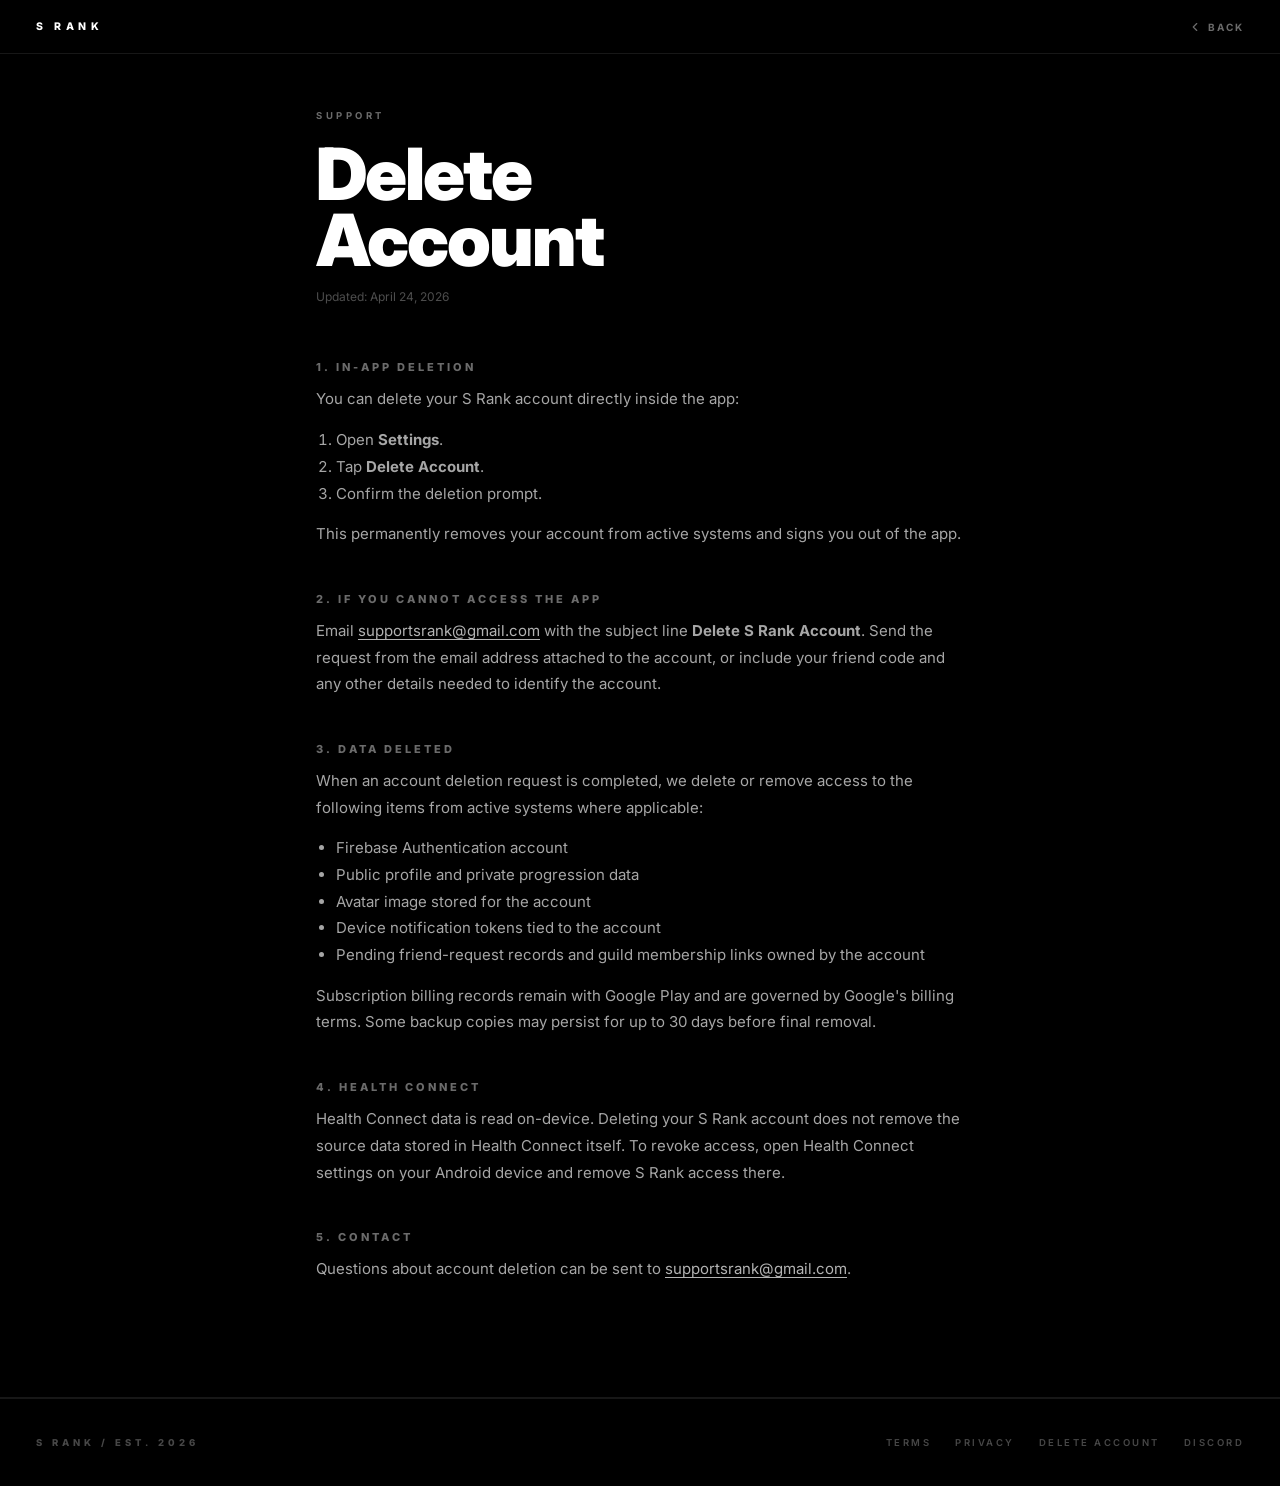
<file: delete-account.html>
<!DOCTYPE html>
<html lang="en">
<head>
<meta charset="UTF-8"/>
<meta name="viewport" content="width=device-width,initial-scale=1"/>
<title>Delete Account - S Rank</title>
<link rel="preconnect" href="https://fonts.googleapis.com"/>
<link rel="preconnect" href="https://fonts.gstatic.com" crossorigin/>
<link href="https://fonts.googleapis.com/css2?family=Inter:ital,wght@0,300;0,400;0,500;0,700;0,900&display=swap" rel="stylesheet"/>
<style>
*,*::before,*::after{box-sizing:border-box;margin:0;padding:0}
:root{
  --w:#fff;
  --muted:rgba(255,255,255,0.42);
  --border:rgba(255,255,255,0.09);
}
body{
  background:#000;color:var(--w);
  font-family:'Inter',system-ui,sans-serif;
  -webkit-font-smoothing:antialiased;
}
a{color:inherit;text-decoration:none}
nav{
  position:fixed;top:0;left:0;right:0;z-index:300;
  display:flex;align-items:center;justify-content:space-between;
  padding:0 36px;height:54px;
  background:rgba(0,0,0,.88);backdrop-filter:blur(20px);-webkit-backdrop-filter:blur(20px);
  border-bottom:1px solid var(--border);
}
.nav-brand{font-size:10.5px;font-weight:800;letter-spacing:4.5px;text-transform:uppercase}
.nav-back{
  display:flex;align-items:center;gap:6px;
  font-size:10px;font-weight:700;letter-spacing:2px;text-transform:uppercase;
  color:var(--muted);
}
.nav-back svg{width:14px;height:14px;stroke:currentColor;fill:none;stroke-width:2;stroke-linecap:round;stroke-linejoin:round}
.legal-wrap{
  max-width:720px;margin:0 auto;
  padding:110px 36px 100px;
}
.legal-eyebrow{
  font-size:9.5px;font-weight:700;letter-spacing:3.5px;
  color:var(--muted);text-transform:uppercase;margin-bottom:20px;
}
.legal-title{
  font-size:clamp(36px,7vw,72px);font-weight:900;line-height:.92;letter-spacing:-2px;
  margin-bottom:16px;
}
.legal-date{
  font-size:12px;font-weight:400;color:rgba(255,255,255,.3);
  margin-bottom:56px;
}
.legal-body h2{
  font-size:11px;font-weight:800;letter-spacing:3px;text-transform:uppercase;
  color:var(--muted);margin-top:44px;margin-bottom:12px;
}
.legal-body p,.legal-body li{
  font-size:15px;font-weight:400;color:rgba(255,255,255,.65);
  line-height:1.78;
}
.legal-body p{margin-bottom:14px}
.legal-body ul,.legal-body ol{padding-left:20px;margin-bottom:14px}
.legal-body a{
  color:var(--w);text-decoration:underline;text-underline-offset:3px;
  opacity:.7;
}
hr.rule{border:none;border-top:1px solid var(--border);margin:0}
footer{
  padding:38px 36px;border-top:1px solid var(--border);
  display:flex;justify-content:space-between;align-items:center;
  flex-wrap:wrap;gap:16px;
}
.ft-brand{font-size:9.5px;font-weight:800;letter-spacing:4px;color:rgba(255,255,255,.28);text-transform:uppercase}
.ft-links{display:flex;gap:24px;flex-wrap:wrap}
.ft-links a{
  font-size:9.5px;font-weight:600;letter-spacing:2.5px;
  color:rgba(255,255,255,.28);text-transform:uppercase;
}
@media(max-width:720px){
  nav{padding:0 20px}
  .legal-wrap{padding:96px 20px 80px}
  footer{padding:30px 20px}
}
</style>
</head>
<body>

<nav id="nav">
  <div class="nav-brand">S Rank</div>
  <a class="nav-back" href="/">
    <svg viewBox="0 0 24 24"><polyline points="15 18 9 12 15 6"/></svg>
    Back
  </a>
</nav>

<div class="legal-wrap">
  <div class="legal-eyebrow">Support</div>
  <div class="legal-title">Delete<br>Account</div>
  <div class="legal-date">Updated: April 24, 2026</div>

  <div class="legal-body">
    <h2>1. In-App Deletion</h2>
    <p>You can delete your S Rank account directly inside the app:</p>
    <ol>
      <li>Open <strong>Settings</strong>.</li>
      <li>Tap <strong>Delete Account</strong>.</li>
      <li>Confirm the deletion prompt.</li>
    </ol>
    <p>This permanently removes your account from active systems and signs you out of the app.</p>

    <h2>2. If You Cannot Access The App</h2>
    <p>Email <a href="mailto:supportsrank@gmail.com">supportsrank@gmail.com</a> with the subject line <strong>Delete S Rank Account</strong>. Send the request from the email address attached to the account, or include your friend code and any other details needed to identify the account.</p>

    <h2>3. Data Deleted</h2>
    <p>When an account deletion request is completed, we delete or remove access to the following items from active systems where applicable:</p>
    <ul>
      <li>Firebase Authentication account</li>
      <li>Public profile and private progression data</li>
      <li>Avatar image stored for the account</li>
      <li>Device notification tokens tied to the account</li>
      <li>Pending friend-request records and guild membership links owned by the account</li>
    </ul>
    <p>Subscription billing records remain with Google Play and are governed by Google's billing terms. Some backup copies may persist for up to 30 days before final removal.</p>

    <h2>4. Health Connect</h2>
    <p>Health Connect data is read on-device. Deleting your S Rank account does not remove the source data stored in Health Connect itself. To revoke access, open Health Connect settings on your Android device and remove S Rank access there.</p>

    <h2>5. Contact</h2>
    <p>Questions about account deletion can be sent to <a href="mailto:supportsrank@gmail.com">supportsrank@gmail.com</a>.</p>
  </div>
</div>

<hr class="rule"/>

<footer>
  <div class="ft-brand">S Rank / Est. 2026</div>
  <div class="ft-links">
    <a href="https://srank.netlify.app/termsofuse">Terms</a>
    <a href="https://srank.netlify.app/privacy">Privacy</a>
    <a href="https://srank.netlify.app/delete-account">Delete Account</a>
    <a href="https://discord.gg/nFfpwTx9" target="_blank" rel="noopener">Discord</a>
  </div>
</footer>

</body>
</html>
</file>
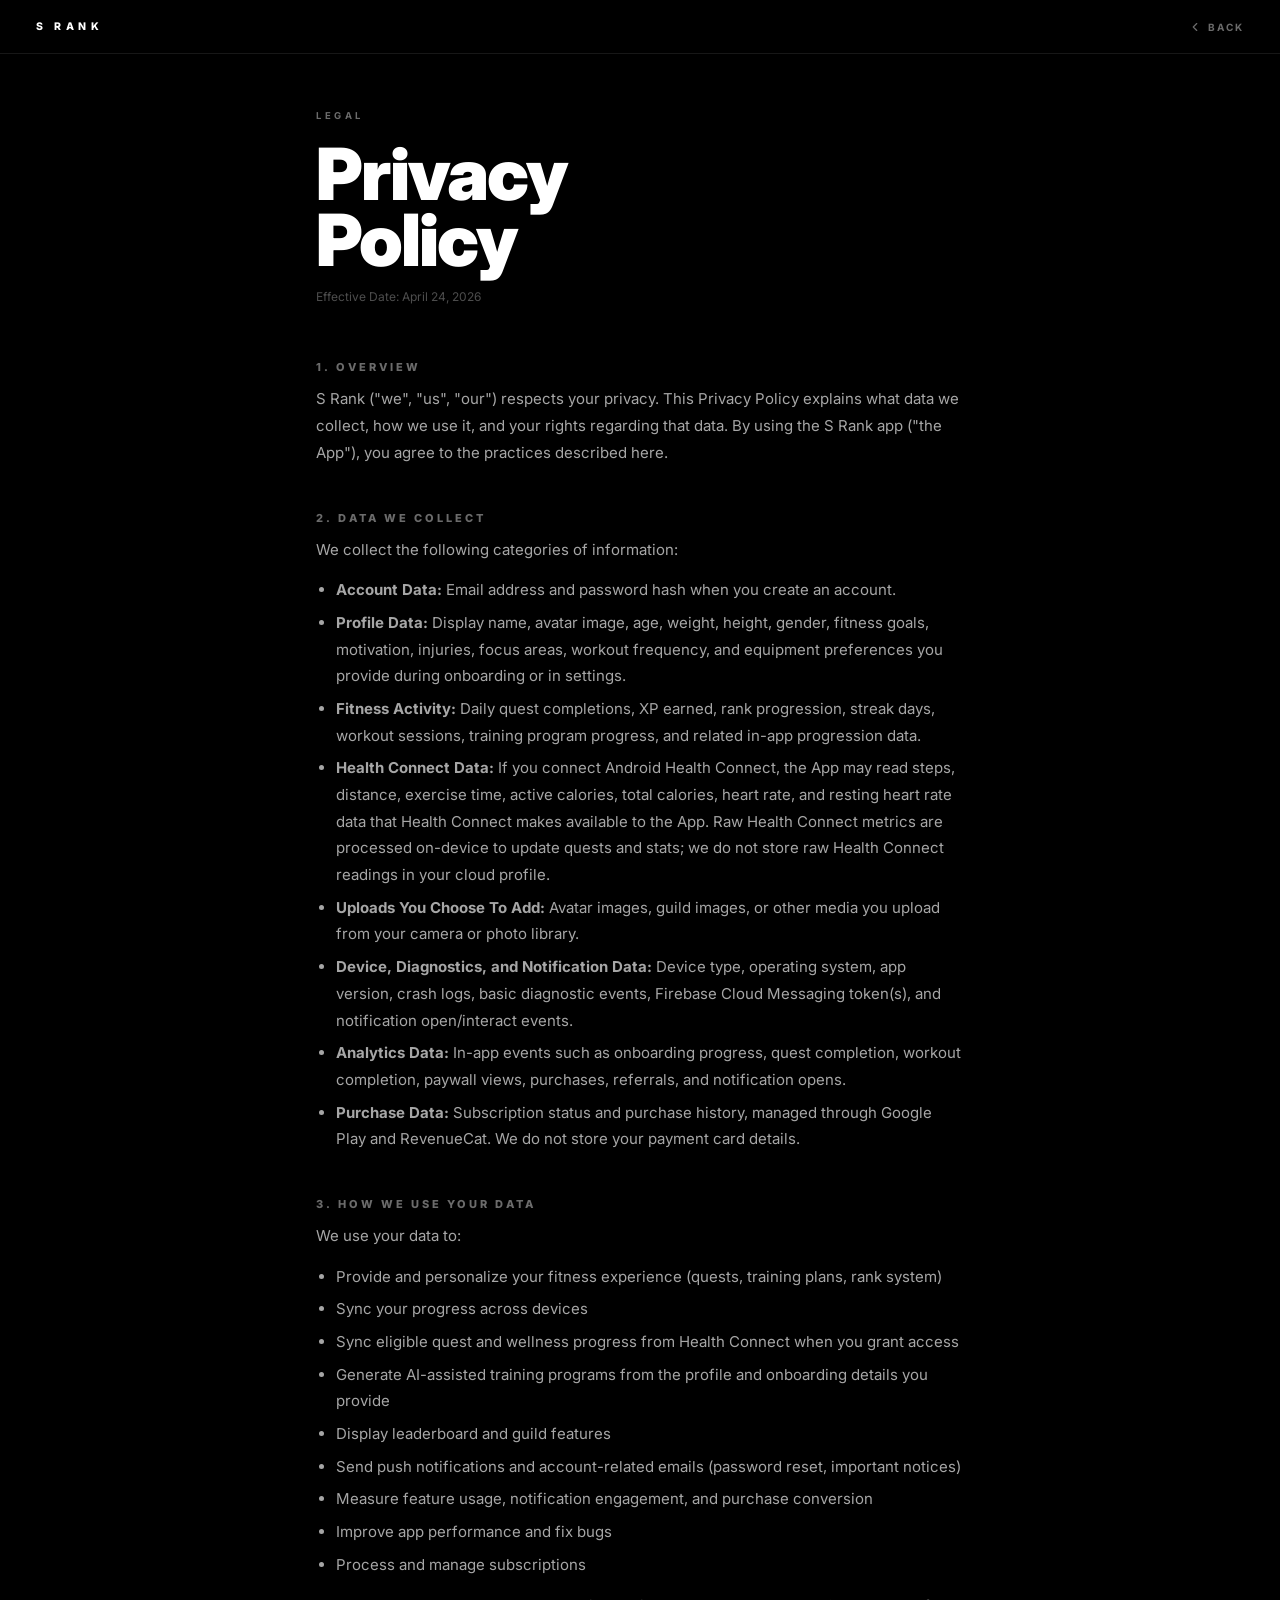
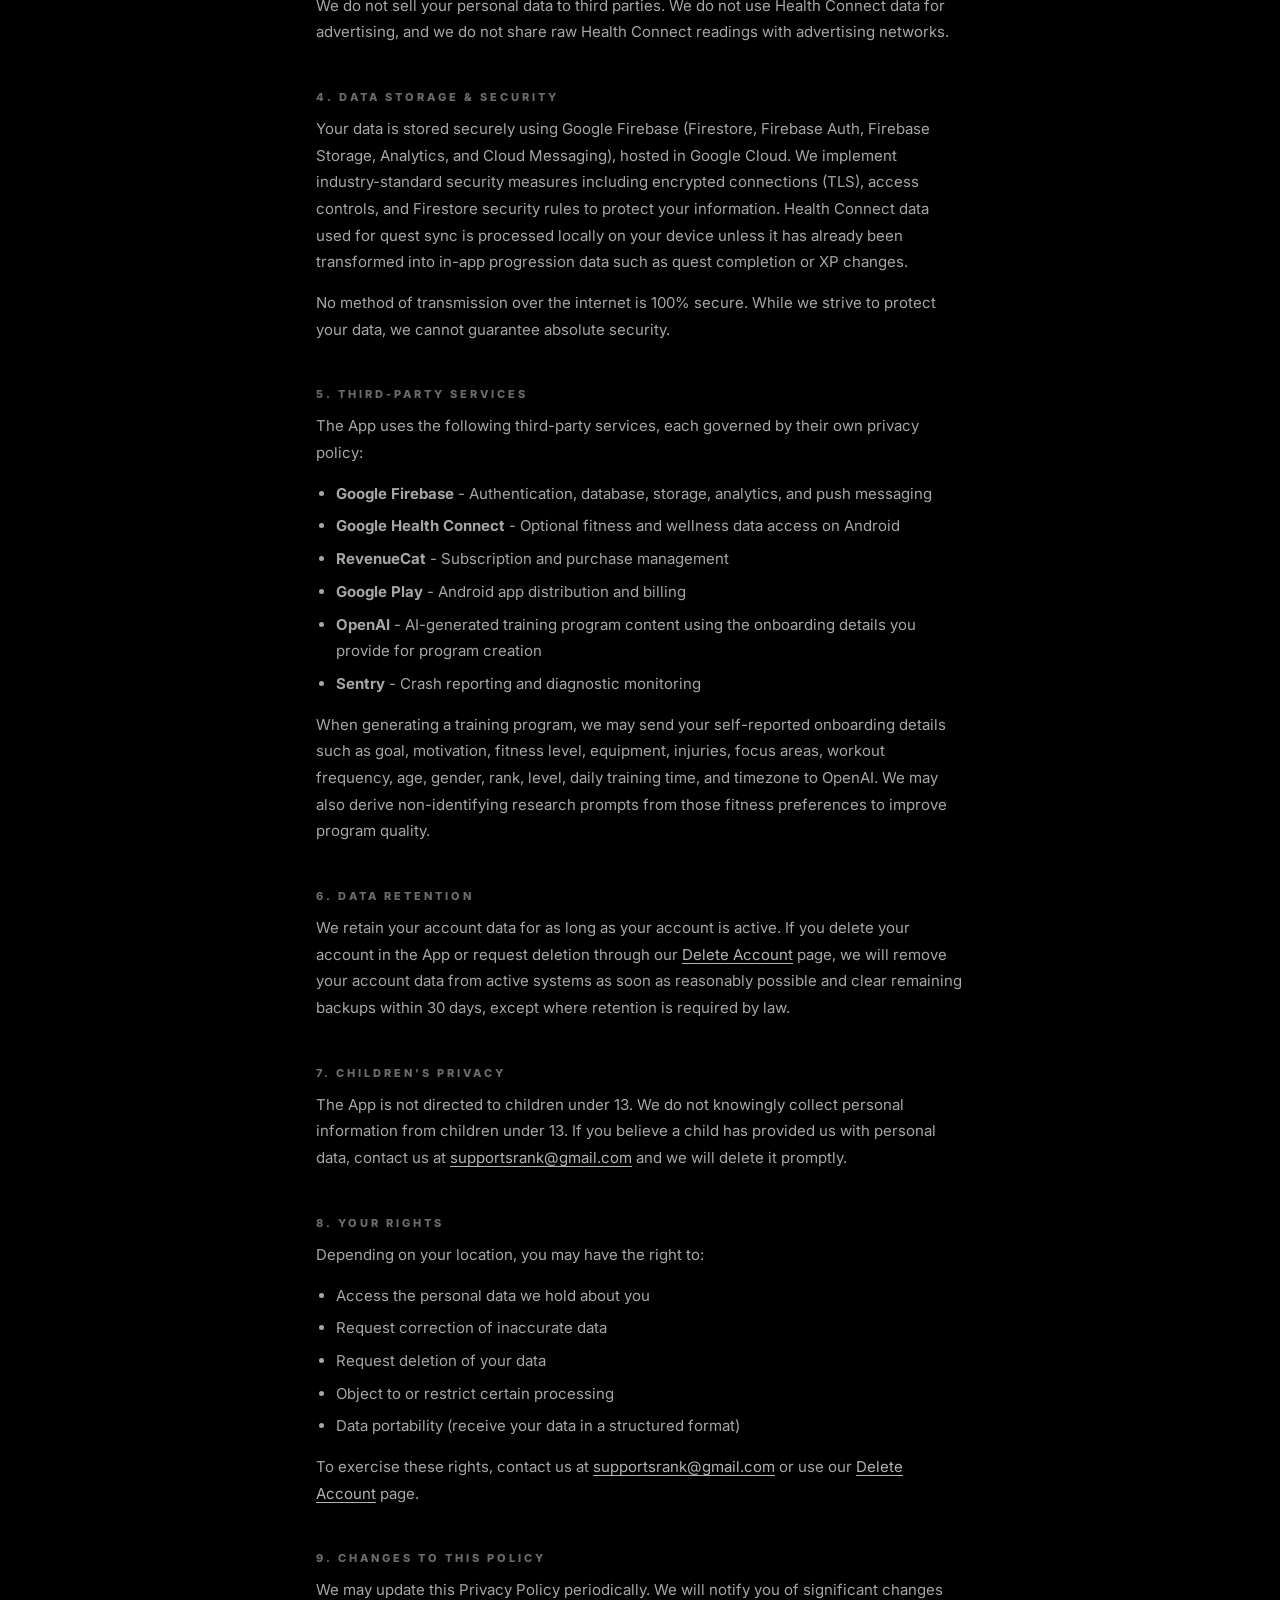
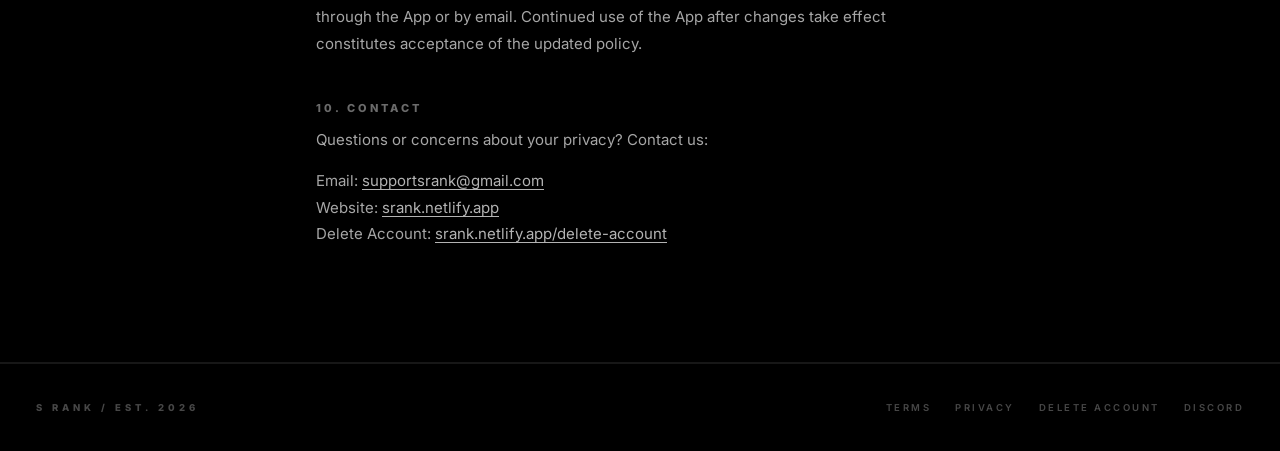
<file: privacy.html>
<!DOCTYPE html>
<html lang="en">
<head>
<meta charset="UTF-8"/>
<meta name="viewport" content="width=device-width,initial-scale=1"/>
<title>Privacy Policy - S Rank</title>
<link rel="preconnect" href="https://fonts.googleapis.com"/>
<link rel="preconnect" href="https://fonts.gstatic.com" crossorigin/>
<link href="https://fonts.googleapis.com/css2?family=Inter:ital,wght@0,300;0,400;0,500;0,700;0,900;1,300;1,400&display=swap" rel="stylesheet"/>
<style>
*,*::before,*::after{box-sizing:border-box;margin:0;padding:0}
:root{
  --green:#30D158;
  --w:#fff;
  --muted:rgba(255,255,255,0.42);
  --dim:rgba(255,255,255,0.12);
  --border:rgba(255,255,255,0.09);
}
html{scroll-behavior:smooth}
body{
  background:#000;color:var(--w);
  font-family:'Inter',system-ui,sans-serif;
  overflow-x:hidden;
  -webkit-font-smoothing:antialiased;
}
a{color:inherit;text-decoration:none}
nav{
  position:fixed;top:0;left:0;right:0;z-index:300;
  display:flex;align-items:center;justify-content:space-between;
  padding:0 36px;height:54px;
  background:rgba(0,0,0,.88);backdrop-filter:blur(20px);-webkit-backdrop-filter:blur(20px);
  border-bottom:1px solid var(--border);
}
.nav-brand{font-size:10.5px;font-weight:800;letter-spacing:4.5px;text-transform:uppercase}
.nav-back{
  display:flex;align-items:center;gap:6px;
  font-size:10px;font-weight:700;letter-spacing:2px;text-transform:uppercase;
  color:var(--muted);transition:color .2s;
}
.nav-back:hover{color:var(--w)}
.nav-back svg{width:14px;height:14px;stroke:currentColor;fill:none;stroke-width:2;stroke-linecap:round;stroke-linejoin:round}
.legal-wrap{
  max-width:720px;margin:0 auto;
  padding:110px 36px 100px;
}
.legal-eyebrow{
  font-size:9.5px;font-weight:700;letter-spacing:3.5px;
  color:var(--muted);text-transform:uppercase;margin-bottom:20px;
}
.legal-title{
  font-size:clamp(36px,7vw,72px);font-weight:900;line-height:.92;letter-spacing:-2px;
  margin-bottom:16px;
}
.legal-date{
  font-size:12px;font-weight:400;color:rgba(255,255,255,.3);
  margin-bottom:56px;
}
.legal-body h2{
  font-size:11px;font-weight:800;letter-spacing:3px;text-transform:uppercase;
  color:var(--muted);margin-top:44px;margin-bottom:12px;
}
.legal-body p{
  font-size:15px;font-weight:400;color:rgba(255,255,255,.65);
  line-height:1.78;margin-bottom:14px;
}
.legal-body ul{
  padding-left:20px;margin-bottom:14px;
}
.legal-body ul li{
  font-size:15px;font-weight:400;color:rgba(255,255,255,.65);
  line-height:1.78;margin-bottom:6px;
}
.legal-body a{
  color:var(--w);text-decoration:underline;text-underline-offset:3px;
  opacity:.7;transition:opacity .2s;
}
.legal-body a:hover{opacity:1}
hr.rule{border:none;border-top:1px solid var(--border);margin:0}
footer{
  padding:38px 36px;border-top:1px solid var(--border);
  display:flex;justify-content:space-between;align-items:center;
  flex-wrap:wrap;gap:16px;
}
.ft-brand{font-size:9.5px;font-weight:800;letter-spacing:4px;color:rgba(255,255,255,.28);text-transform:uppercase}
.ft-links{display:flex;gap:24px;flex-wrap:wrap}
.ft-links a{
  font-size:9.5px;font-weight:600;letter-spacing:2.5px;
  color:rgba(255,255,255,.28);text-transform:uppercase;
  transition:color .2s;
}
.ft-links a:hover{color:var(--w)}
@media(max-width:720px){
  nav{padding:0 20px}
  .legal-wrap{padding:96px 20px 80px}
  footer{padding:30px 20px}
}
</style>
</head>
<body>

<nav id="nav">
  <div class="nav-brand">S Rank</div>
  <a class="nav-back" href="/">
    <svg viewBox="0 0 24 24"><polyline points="15 18 9 12 15 6"/></svg>
    Back
  </a>
</nav>

<div class="legal-wrap">
  <div class="legal-eyebrow">Legal</div>
  <div class="legal-title">Privacy<br>Policy</div>
  <div class="legal-date">Effective Date: April 24, 2026</div>

  <div class="legal-body">
    <h2>1. Overview</h2>
    <p>S Rank ("we", "us", "our") respects your privacy. This Privacy Policy explains what data we collect, how we use it, and your rights regarding that data. By using the S Rank app ("the App"), you agree to the practices described here.</p>

    <h2>2. Data We Collect</h2>
    <p>We collect the following categories of information:</p>
    <ul>
      <li><strong>Account Data:</strong> Email address and password hash when you create an account.</li>
      <li><strong>Profile Data:</strong> Display name, avatar image, age, weight, height, gender, fitness goals, motivation, injuries, focus areas, workout frequency, and equipment preferences you provide during onboarding or in settings.</li>
      <li><strong>Fitness Activity:</strong> Daily quest completions, XP earned, rank progression, streak days, workout sessions, training program progress, and related in-app progression data.</li>
      <li><strong>Health Connect Data:</strong> If you connect Android Health Connect, the App may read steps, distance, exercise time, active calories, total calories, heart rate, and resting heart rate data that Health Connect makes available to the App. Raw Health Connect metrics are processed on-device to update quests and stats; we do not store raw Health Connect readings in your cloud profile.</li>
      <li><strong>Uploads You Choose To Add:</strong> Avatar images, guild images, or other media you upload from your camera or photo library.</li>
      <li><strong>Device, Diagnostics, and Notification Data:</strong> Device type, operating system, app version, crash logs, basic diagnostic events, Firebase Cloud Messaging token(s), and notification open/interact events.</li>
      <li><strong>Analytics Data:</strong> In-app events such as onboarding progress, quest completion, workout completion, paywall views, purchases, referrals, and notification opens.</li>
      <li><strong>Purchase Data:</strong> Subscription status and purchase history, managed through Google Play and RevenueCat. We do not store your payment card details.</li>
    </ul>

    <h2>3. How We Use Your Data</h2>
    <p>We use your data to:</p>
    <ul>
      <li>Provide and personalize your fitness experience (quests, training plans, rank system)</li>
      <li>Sync your progress across devices</li>
      <li>Sync eligible quest and wellness progress from Health Connect when you grant access</li>
      <li>Generate AI-assisted training programs from the profile and onboarding details you provide</li>
      <li>Display leaderboard and guild features</li>
      <li>Send push notifications and account-related emails (password reset, important notices)</li>
      <li>Measure feature usage, notification engagement, and purchase conversion</li>
      <li>Improve app performance and fix bugs</li>
      <li>Process and manage subscriptions</li>
    </ul>
    <p>We do not sell your personal data to third parties. We do not use Health Connect data for advertising, and we do not share raw Health Connect readings with advertising networks.</p>

    <h2>4. Data Storage &amp; Security</h2>
    <p>Your data is stored securely using Google Firebase (Firestore, Firebase Auth, Firebase Storage, Analytics, and Cloud Messaging), hosted in Google Cloud. We implement industry-standard security measures including encrypted connections (TLS), access controls, and Firestore security rules to protect your information. Health Connect data used for quest sync is processed locally on your device unless it has already been transformed into in-app progression data such as quest completion or XP changes.</p>
    <p>No method of transmission over the internet is 100% secure. While we strive to protect your data, we cannot guarantee absolute security.</p>

    <h2>5. Third-Party Services</h2>
    <p>The App uses the following third-party services, each governed by their own privacy policy:</p>
    <ul>
      <li><strong>Google Firebase</strong> - Authentication, database, storage, analytics, and push messaging</li>
      <li><strong>Google Health Connect</strong> - Optional fitness and wellness data access on Android</li>
      <li><strong>RevenueCat</strong> - Subscription and purchase management</li>
      <li><strong>Google Play</strong> - Android app distribution and billing</li>
      <li><strong>OpenAI</strong> - AI-generated training program content using the onboarding details you provide for program creation</li>
      <li><strong>Sentry</strong> - Crash reporting and diagnostic monitoring</li>
    </ul>
    <p>When generating a training program, we may send your self-reported onboarding details such as goal, motivation, fitness level, equipment, injuries, focus areas, workout frequency, age, gender, rank, level, daily training time, and timezone to OpenAI. We may also derive non-identifying research prompts from those fitness preferences to improve program quality.</p>

    <h2>6. Data Retention</h2>
    <p>We retain your account data for as long as your account is active. If you delete your account in the App or request deletion through our <a href="https://srank.netlify.app/delete-account">Delete Account</a> page, we will remove your account data from active systems as soon as reasonably possible and clear remaining backups within 30 days, except where retention is required by law.</p>

    <h2>7. Children's Privacy</h2>
    <p>The App is not directed to children under 13. We do not knowingly collect personal information from children under 13. If you believe a child has provided us with personal data, contact us at <a href="mailto:supportsrank@gmail.com">supportsrank@gmail.com</a> and we will delete it promptly.</p>

    <h2>8. Your Rights</h2>
    <p>Depending on your location, you may have the right to:</p>
    <ul>
      <li>Access the personal data we hold about you</li>
      <li>Request correction of inaccurate data</li>
      <li>Request deletion of your data</li>
      <li>Object to or restrict certain processing</li>
      <li>Data portability (receive your data in a structured format)</li>
    </ul>
    <p>To exercise these rights, contact us at <a href="mailto:supportsrank@gmail.com">supportsrank@gmail.com</a> or use our <a href="https://srank.netlify.app/delete-account">Delete Account</a> page.</p>

    <h2>9. Changes to This Policy</h2>
    <p>We may update this Privacy Policy periodically. We will notify you of significant changes through the App or by email. Continued use of the App after changes take effect constitutes acceptance of the updated policy.</p>

    <h2>10. Contact</h2>
    <p>Questions or concerns about your privacy? Contact us:</p>
    <p>
      Email: <a href="mailto:supportsrank@gmail.com">supportsrank@gmail.com</a><br/>
      Website: <a href="https://srank.netlify.app">srank.netlify.app</a><br/>
      Delete Account: <a href="https://srank.netlify.app/delete-account">srank.netlify.app/delete-account</a>
    </p>
  </div>
</div>

<hr class="rule"/>

<footer>
  <div class="ft-brand">S Rank / Est. 2026</div>
  <div class="ft-links">
    <a href="https://srank.netlify.app/termsofuse">Terms</a>
    <a href="https://srank.netlify.app/privacy">Privacy</a>
    <a href="https://srank.netlify.app/delete-account">Delete Account</a>
    <a href="https://discord.gg/nFfpwTx9" target="_blank" rel="noopener">Discord</a>
  </div>
</footer>

</body>
</html>
</file>
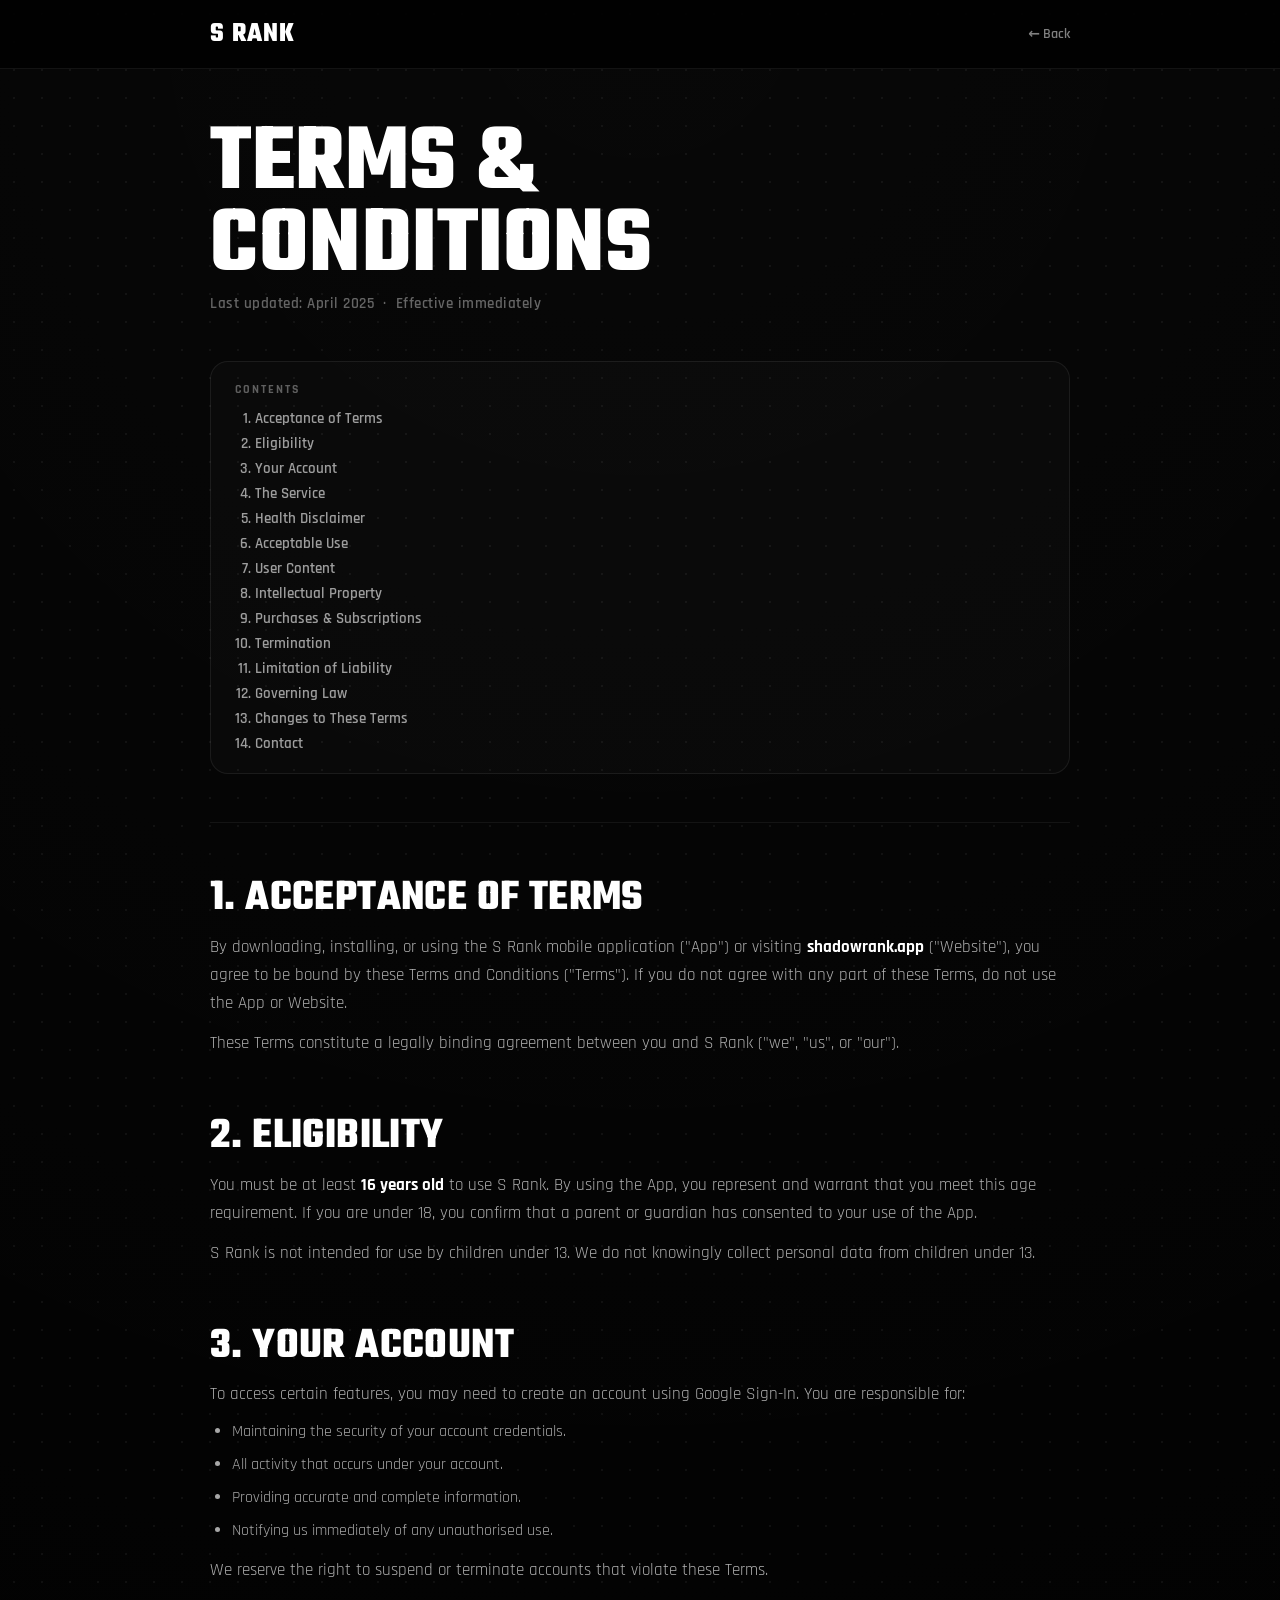
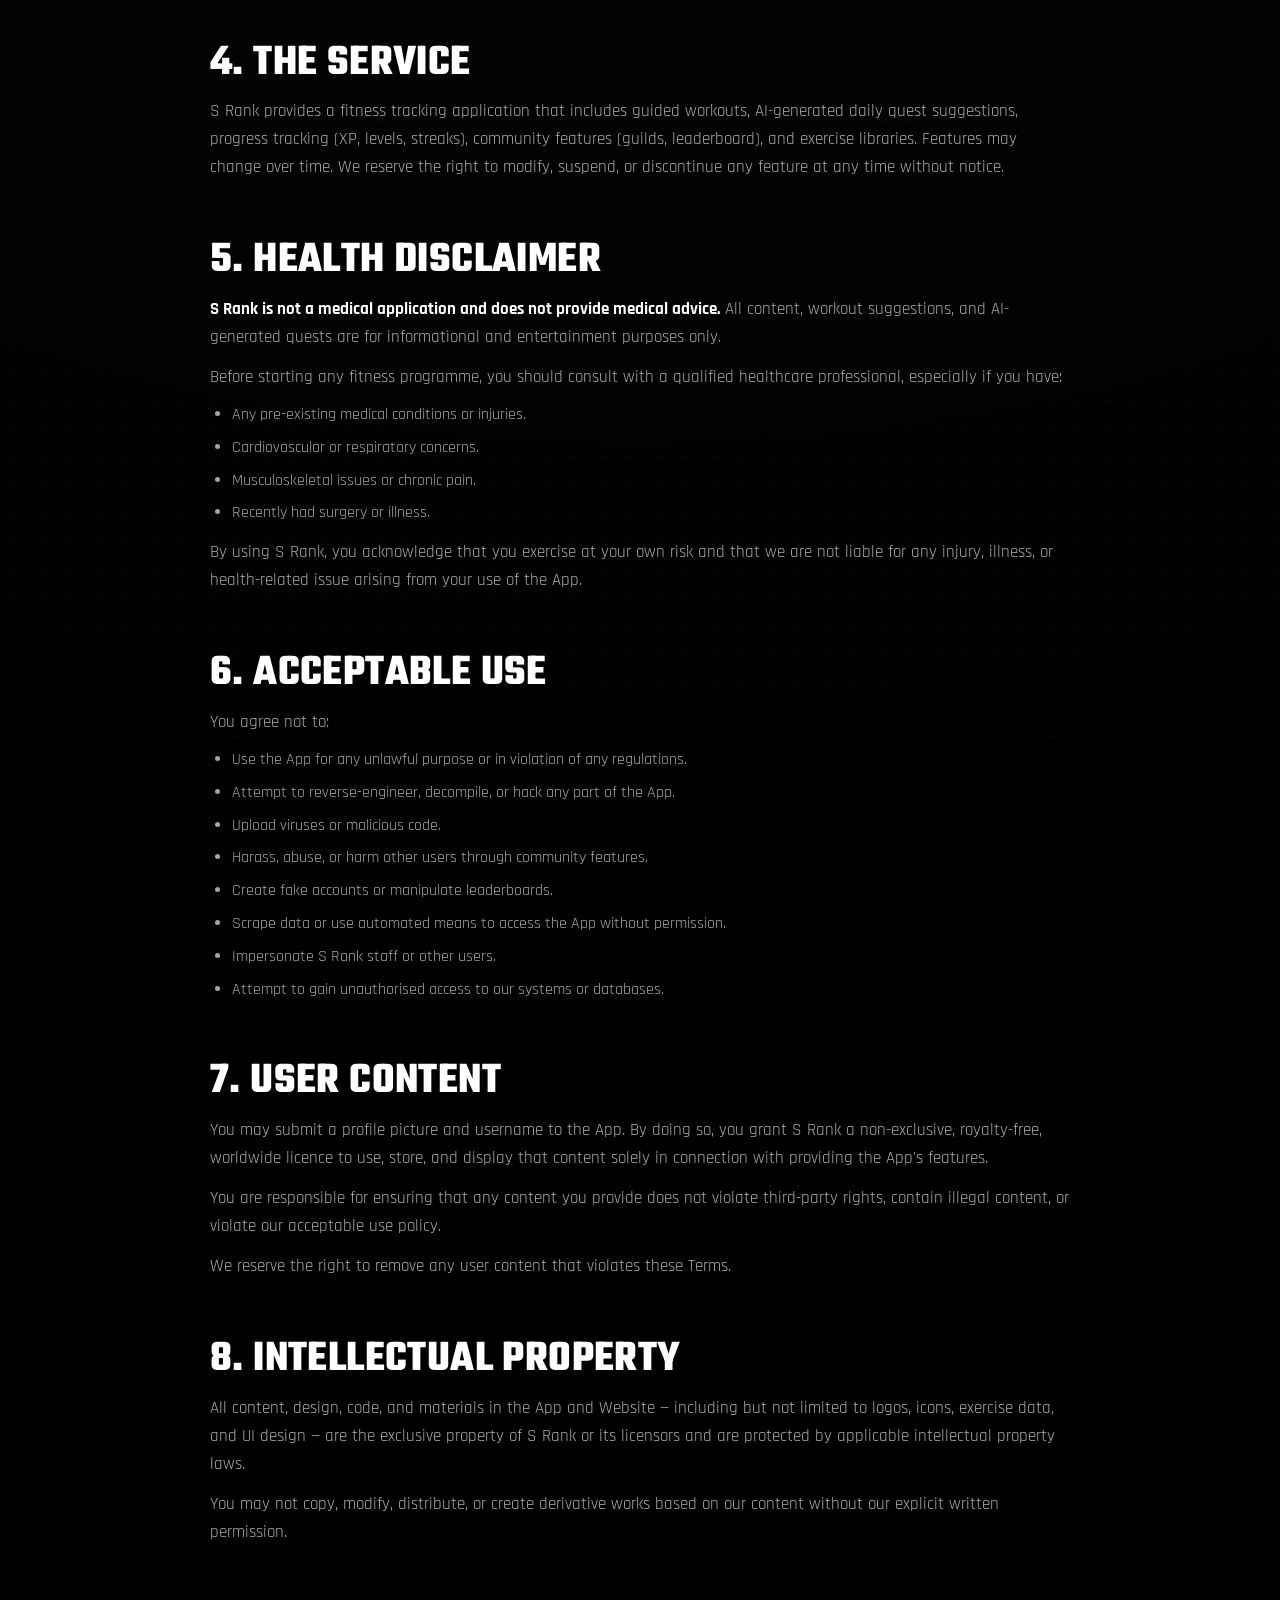
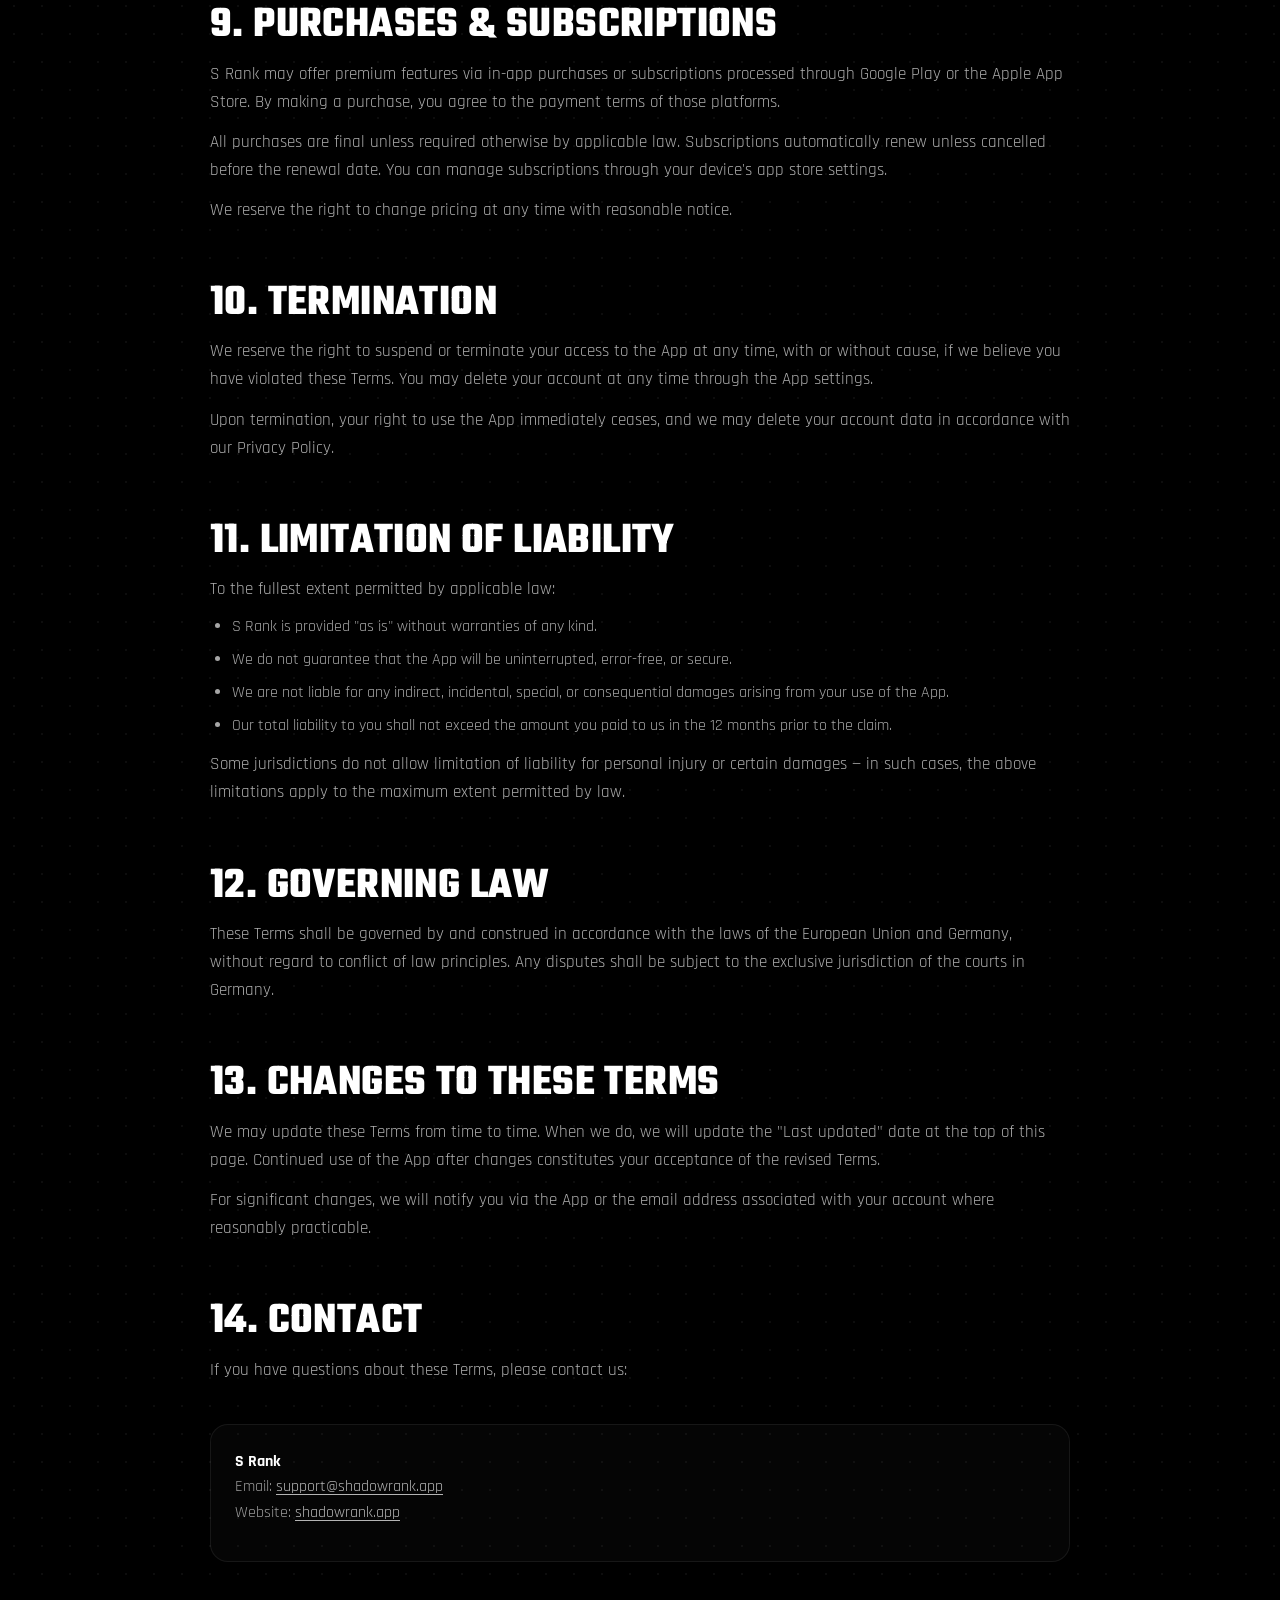
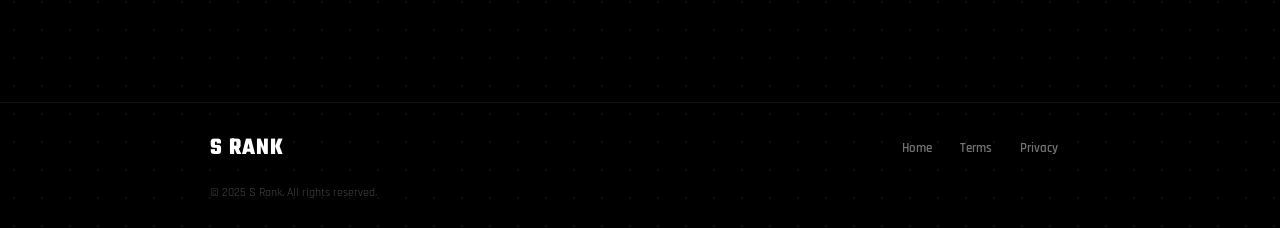
<file: terms.html>
<!DOCTYPE html>
<html lang="en">
<head>
  <meta charset="UTF-8">
  <meta name="viewport" content="width=device-width, initial-scale=1.0">
  <meta name="description" content="S Rank Terms and Conditions">
  <title>Terms & Conditions — S Rank</title>
  <link rel="icon" type="image/png" href="favicon.png">
  <link rel="preconnect" href="https://fonts.googleapis.com">
  <link rel="preconnect" href="https://fonts.gstatic.com" crossorigin>
  <link href="https://fonts.googleapis.com/css2?family=Rajdhani:wght@400;500;600;700&family=Teko:wght@500;600;700&display=swap" rel="stylesheet">
  <style>
    *, *::before, *::after { box-sizing: border-box; margin: 0; padding: 0; }
    html { scroll-behavior: smooth; }
    body {
      background: #000;
      color: #fff;
      font-family: "Rajdhani", system-ui, sans-serif;
      background-image:
        radial-gradient(circle at 50% 0%, rgba(255,255,255,0.03) 0%, transparent 50%),
        radial-gradient(rgba(255,255,255,0.05) 1px, transparent 1px);
      background-size: auto, 28px 28px;
    }
    a { color: rgba(255,255,255,0.7); text-decoration: underline; text-underline-offset: 3px; }
    a:hover { color: #fff; }

    nav {
      position: sticky; top: 0; z-index: 100;
      backdrop-filter: blur(18px); -webkit-backdrop-filter: blur(18px);
      border-bottom: 1px solid rgba(255,255,255,0.07);
      background: rgba(0,0,0,0.78);
    }
    .nav-inner {
      width: min(860px, 100% - 32px); margin-inline: auto;
      display: flex; align-items: center; gap: 12px; padding: 14px 0;
    }
    .nav-brand { font-family: "Teko", sans-serif; font-size: 28px; font-weight: 700; letter-spacing: 1px; flex: 1; text-decoration: none; color: #fff; }
    .nav-back { font-size: 14px; font-weight: 600; color: rgba(255,255,255,0.5); text-decoration: none; transition: color 180ms; }
    .nav-back:hover { color: #fff; }

    .wrap { width: min(860px, 100% - 32px); margin-inline: auto; padding: 56px 0 96px; }

    .page-title {
      font-family: "Teko", sans-serif;
      font-size: clamp(52px, 10vw, 96px);
      font-weight: 700; line-height: 0.85; letter-spacing: 0.5px;
      margin-bottom: 6px;
    }
    .page-sub {
      font-size: 15px; font-weight: 600;
      color: rgba(255,255,255,0.38); letter-spacing: 0.5px;
      margin-bottom: 48px;
    }

    .toc {
      padding: 20px 24px;
      border-radius: 18px;
      border: 1px solid rgba(255,255,255,0.07);
      background: rgba(255,255,255,0.02);
      margin-bottom: 48px;
    }
    .toc-title { font-size: 12px; font-weight: 700; letter-spacing: 2px; color: rgba(255,255,255,0.35); text-transform: uppercase; margin-bottom: 12px; }
    .toc ol { padding-left: 20px; display: grid; gap: 6px; }
    .toc li { font-size: 15px; font-weight: 600; color: rgba(255,255,255,0.6); }
    .toc a { color: rgba(255,255,255,0.6); text-decoration: none; transition: color 180ms; }
    .toc a:hover { color: #fff; }

    .doc-section { margin-bottom: 44px; }
    .doc-section h2 {
      font-family: "Teko", sans-serif;
      font-size: clamp(28px, 5vw, 44px);
      font-weight: 700; line-height: 0.9; letter-spacing: 0.4px;
      margin-bottom: 14px;
      padding-top: 16px;
    }
    .doc-section p { font-size: 17px; line-height: 1.65; color: rgba(255,255,255,0.68); margin-bottom: 12px; }
    .doc-section ul, .doc-section ol { padding-left: 22px; display: grid; gap: 8px; margin-bottom: 12px; }
    .doc-section li { font-size: 16px; line-height: 1.55; color: rgba(255,255,255,0.65); }
    .doc-section strong { color: #fff; font-weight: 700; }

    .divider { height: 1px; background: rgba(255,255,255,0.06); margin: 8px 0 40px; }

    .contact-box {
      padding: 24px;
      border-radius: 18px;
      border: 1px solid rgba(255,255,255,0.07);
      background: rgba(255,255,255,0.02);
      margin-top: 40px;
    }
    .contact-box p { font-size: 16px; line-height: 1.6; color: rgba(255,255,255,0.6); }

    footer { border-top: 1px solid rgba(255,255,255,0.07); padding: 28px 0; }
    .footer-inner { width: min(860px, 100% - 32px); margin-inline: auto; display: flex; justify-content: space-between; align-items: center; flex-wrap: wrap; gap: 12px; }
    .footer-brand { font-family: "Teko", sans-serif; font-size: 24px; font-weight: 700; letter-spacing: 1px; }
    .footer-links { display: flex; gap: 4px; }
    .footer-link { padding: 7px 12px; border-radius: 999px; font-size: 13px; font-weight: 600; color: rgba(255,255,255,0.45); text-decoration: none; transition: color 180ms, background 180ms; }
    .footer-link:hover { color: #fff; background: rgba(255,255,255,0.06); }
    .footer-copy { width: 100%; font-size: 12px; color: rgba(255,255,255,0.28); margin-top: 8px; }
  </style>
</head>
<body>

  <nav>
    <div class="nav-inner">
      <a class="nav-brand" href="index.html">S RANK</a>
      <a class="nav-back" href="index.html">← Back</a>
    </div>
  </nav>

  <div class="wrap">
    <h1 class="page-title">TERMS &amp;<br>CONDITIONS</h1>
    <p class="page-sub">Last updated: April 2025 &nbsp;·&nbsp; Effective immediately</p>

    <div class="toc">
      <div class="toc-title">Contents</div>
      <ol>
        <li><a href="#acceptance">Acceptance of Terms</a></li>
        <li><a href="#eligibility">Eligibility</a></li>
        <li><a href="#account">Your Account</a></li>
        <li><a href="#service">The Service</a></li>
        <li><a href="#health">Health Disclaimer</a></li>
        <li><a href="#conduct">Acceptable Use</a></li>
        <li><a href="#content">User Content</a></li>
        <li><a href="#ip">Intellectual Property</a></li>
        <li><a href="#purchases">Purchases &amp; Subscriptions</a></li>
        <li><a href="#termination">Termination</a></li>
        <li><a href="#liability">Limitation of Liability</a></li>
        <li><a href="#governing">Governing Law</a></li>
        <li><a href="#changes">Changes to These Terms</a></li>
        <li><a href="#contact">Contact</a></li>
      </ol>
    </div>

    <div class="divider"></div>

    <div class="doc-section" id="acceptance">
      <h2>1. ACCEPTANCE OF TERMS</h2>
      <p>By downloading, installing, or using the S Rank mobile application ("App") or visiting <strong>shadowrank.app</strong> ("Website"), you agree to be bound by these Terms and Conditions ("Terms"). If you do not agree with any part of these Terms, do not use the App or Website.</p>
      <p>These Terms constitute a legally binding agreement between you and S Rank ("we", "us", or "our").</p>
    </div>

    <div class="doc-section" id="eligibility">
      <h2>2. ELIGIBILITY</h2>
      <p>You must be at least <strong>16 years old</strong> to use S Rank. By using the App, you represent and warrant that you meet this age requirement. If you are under 18, you confirm that a parent or guardian has consented to your use of the App.</p>
      <p>S Rank is not intended for use by children under 13. We do not knowingly collect personal data from children under 13.</p>
    </div>

    <div class="doc-section" id="account">
      <h2>3. YOUR ACCOUNT</h2>
      <p>To access certain features, you may need to create an account using Google Sign-In. You are responsible for:</p>
      <ul>
        <li>Maintaining the security of your account credentials.</li>
        <li>All activity that occurs under your account.</li>
        <li>Providing accurate and complete information.</li>
        <li>Notifying us immediately of any unauthorised use.</li>
      </ul>
      <p>We reserve the right to suspend or terminate accounts that violate these Terms.</p>
    </div>

    <div class="doc-section" id="service">
      <h2>4. THE SERVICE</h2>
      <p>S Rank provides a fitness tracking application that includes guided workouts, AI-generated daily quest suggestions, progress tracking (XP, levels, streaks), community features (guilds, leaderboard), and exercise libraries. Features may change over time. We reserve the right to modify, suspend, or discontinue any feature at any time without notice.</p>
    </div>

    <div class="doc-section" id="health">
      <h2>5. HEALTH DISCLAIMER</h2>
      <p><strong>S Rank is not a medical application and does not provide medical advice.</strong> All content, workout suggestions, and AI-generated quests are for informational and entertainment purposes only.</p>
      <p>Before starting any fitness programme, you should consult with a qualified healthcare professional, especially if you have:</p>
      <ul>
        <li>Any pre-existing medical conditions or injuries.</li>
        <li>Cardiovascular or respiratory concerns.</li>
        <li>Musculoskeletal issues or chronic pain.</li>
        <li>Recently had surgery or illness.</li>
      </ul>
      <p>By using S Rank, you acknowledge that you exercise at your own risk and that we are not liable for any injury, illness, or health-related issue arising from your use of the App.</p>
    </div>

    <div class="doc-section" id="conduct">
      <h2>6. ACCEPTABLE USE</h2>
      <p>You agree not to:</p>
      <ul>
        <li>Use the App for any unlawful purpose or in violation of any regulations.</li>
        <li>Attempt to reverse-engineer, decompile, or hack any part of the App.</li>
        <li>Upload viruses or malicious code.</li>
        <li>Harass, abuse, or harm other users through community features.</li>
        <li>Create fake accounts or manipulate leaderboards.</li>
        <li>Scrape data or use automated means to access the App without permission.</li>
        <li>Impersonate S Rank staff or other users.</li>
        <li>Attempt to gain unauthorised access to our systems or databases.</li>
      </ul>
    </div>

    <div class="doc-section" id="content">
      <h2>7. USER CONTENT</h2>
      <p>You may submit a profile picture and username to the App. By doing so, you grant S Rank a non-exclusive, royalty-free, worldwide licence to use, store, and display that content solely in connection with providing the App's features.</p>
      <p>You are responsible for ensuring that any content you provide does not violate third-party rights, contain illegal content, or violate our acceptable use policy.</p>
      <p>We reserve the right to remove any user content that violates these Terms.</p>
    </div>

    <div class="doc-section" id="ip">
      <h2>8. INTELLECTUAL PROPERTY</h2>
      <p>All content, design, code, and materials in the App and Website — including but not limited to logos, icons, exercise data, and UI design — are the exclusive property of S Rank or its licensors and are protected by applicable intellectual property laws.</p>
      <p>You may not copy, modify, distribute, or create derivative works based on our content without our explicit written permission.</p>
    </div>

    <div class="doc-section" id="purchases">
      <h2>9. PURCHASES &amp; SUBSCRIPTIONS</h2>
      <p>S Rank may offer premium features via in-app purchases or subscriptions processed through Google Play or the Apple App Store. By making a purchase, you agree to the payment terms of those platforms.</p>
      <p>All purchases are final unless required otherwise by applicable law. Subscriptions automatically renew unless cancelled before the renewal date. You can manage subscriptions through your device's app store settings.</p>
      <p>We reserve the right to change pricing at any time with reasonable notice.</p>
    </div>

    <div class="doc-section" id="termination">
      <h2>10. TERMINATION</h2>
      <p>We reserve the right to suspend or terminate your access to the App at any time, with or without cause, if we believe you have violated these Terms. You may delete your account at any time through the App settings.</p>
      <p>Upon termination, your right to use the App immediately ceases, and we may delete your account data in accordance with our Privacy Policy.</p>
    </div>

    <div class="doc-section" id="liability">
      <h2>11. LIMITATION OF LIABILITY</h2>
      <p>To the fullest extent permitted by applicable law:</p>
      <ul>
        <li>S Rank is provided "as is" without warranties of any kind.</li>
        <li>We do not guarantee that the App will be uninterrupted, error-free, or secure.</li>
        <li>We are not liable for any indirect, incidental, special, or consequential damages arising from your use of the App.</li>
        <li>Our total liability to you shall not exceed the amount you paid to us in the 12 months prior to the claim.</li>
      </ul>
      <p>Some jurisdictions do not allow limitation of liability for personal injury or certain damages — in such cases, the above limitations apply to the maximum extent permitted by law.</p>
    </div>

    <div class="doc-section" id="governing">
      <h2>12. GOVERNING LAW</h2>
      <p>These Terms shall be governed by and construed in accordance with the laws of the European Union and Germany, without regard to conflict of law principles. Any disputes shall be subject to the exclusive jurisdiction of the courts in Germany.</p>
    </div>

    <div class="doc-section" id="changes">
      <h2>13. CHANGES TO THESE TERMS</h2>
      <p>We may update these Terms from time to time. When we do, we will update the "Last updated" date at the top of this page. Continued use of the App after changes constitutes your acceptance of the revised Terms.</p>
      <p>For significant changes, we will notify you via the App or the email address associated with your account where reasonably practicable.</p>
    </div>

    <div class="doc-section" id="contact">
      <h2>14. CONTACT</h2>
      <p>If you have questions about these Terms, please contact us:</p>
      <div class="contact-box">
        <p><strong>S Rank</strong><br>
        Email: <a href="mailto:support@shadowrank.app">support@shadowrank.app</a><br>
        Website: <a href="https://shadowrank.app">shadowrank.app</a></p>
      </div>
    </div>
  </div>

  <footer>
    <div class="footer-inner">
      <div class="footer-brand">S RANK</div>
      <div class="footer-links">
        <a class="footer-link" href="index.html">Home</a>
        <a class="footer-link" href="terms.html">Terms</a>
        <a class="footer-link" href="privacy.html">Privacy</a>
      </div>
      <p class="footer-copy">© 2025 S Rank. All rights reserved.</p>
    </div>
  </footer>

</body>
</html>
</file>
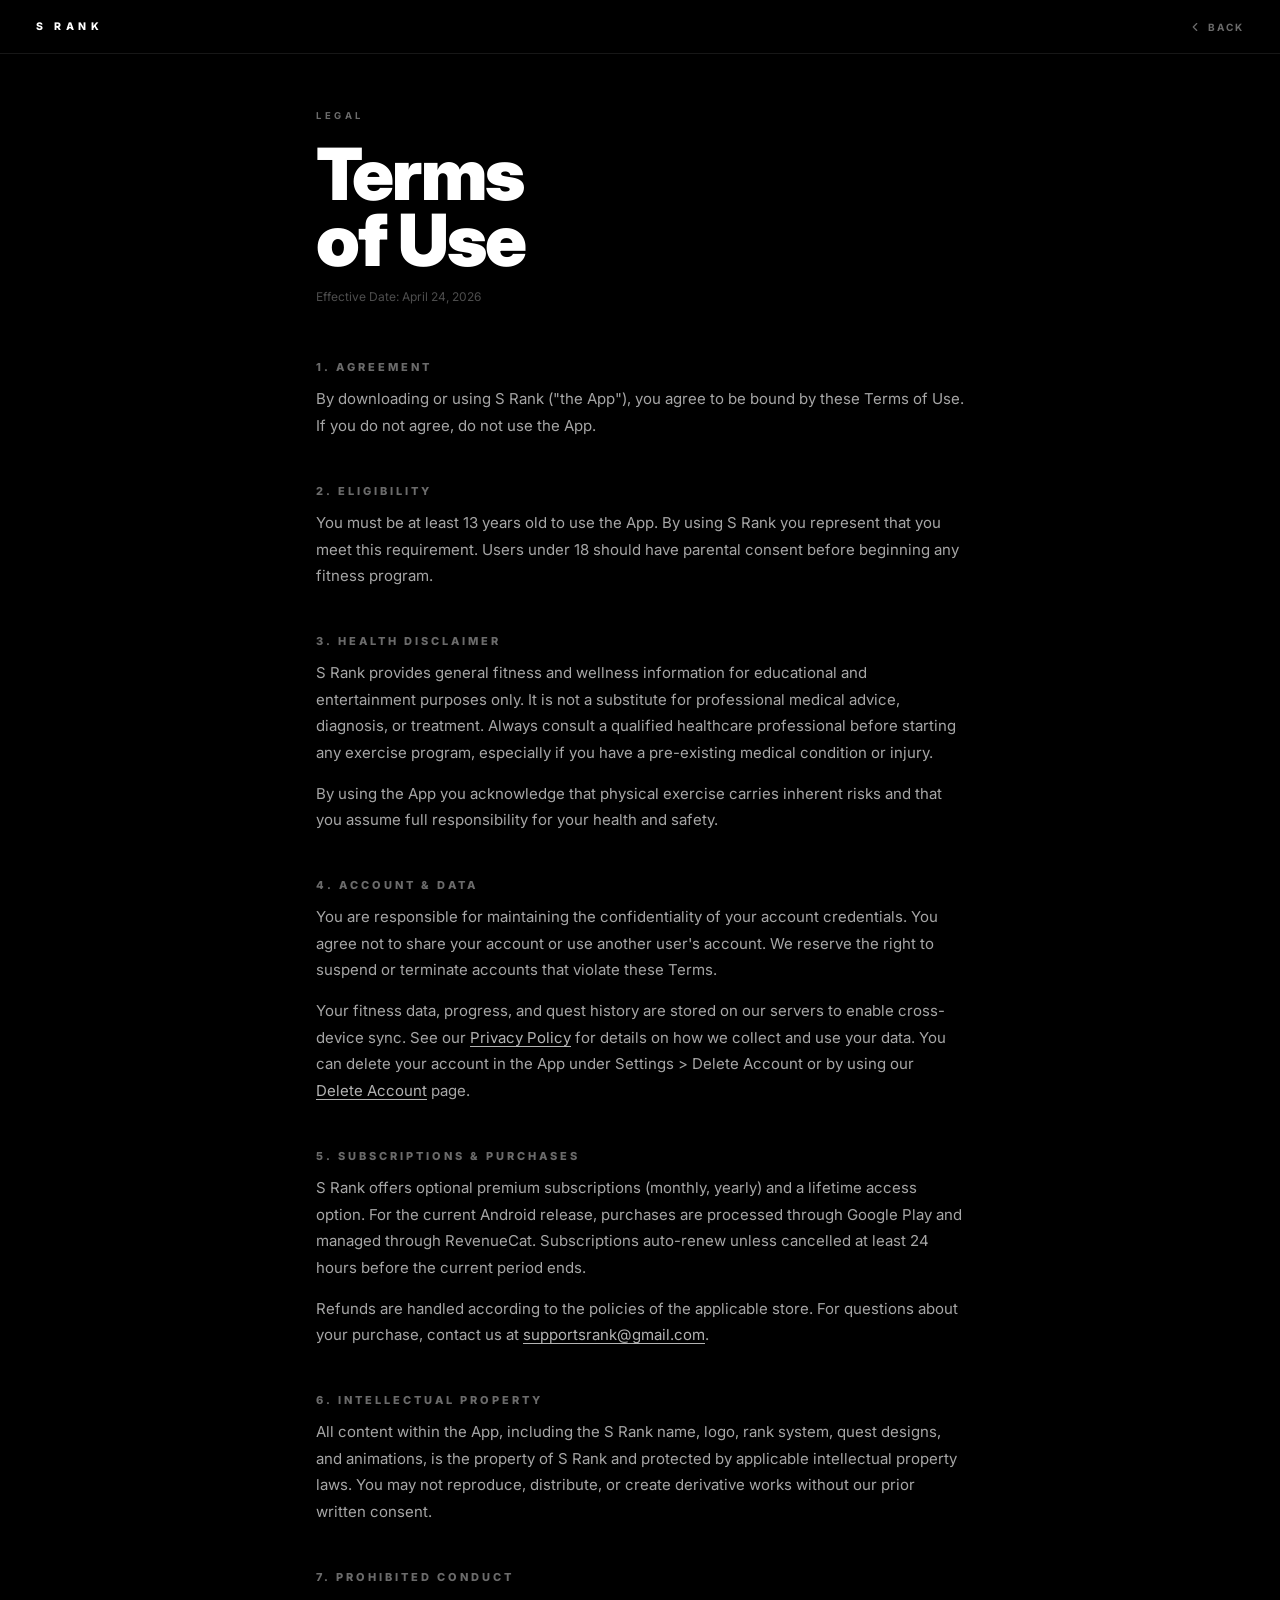
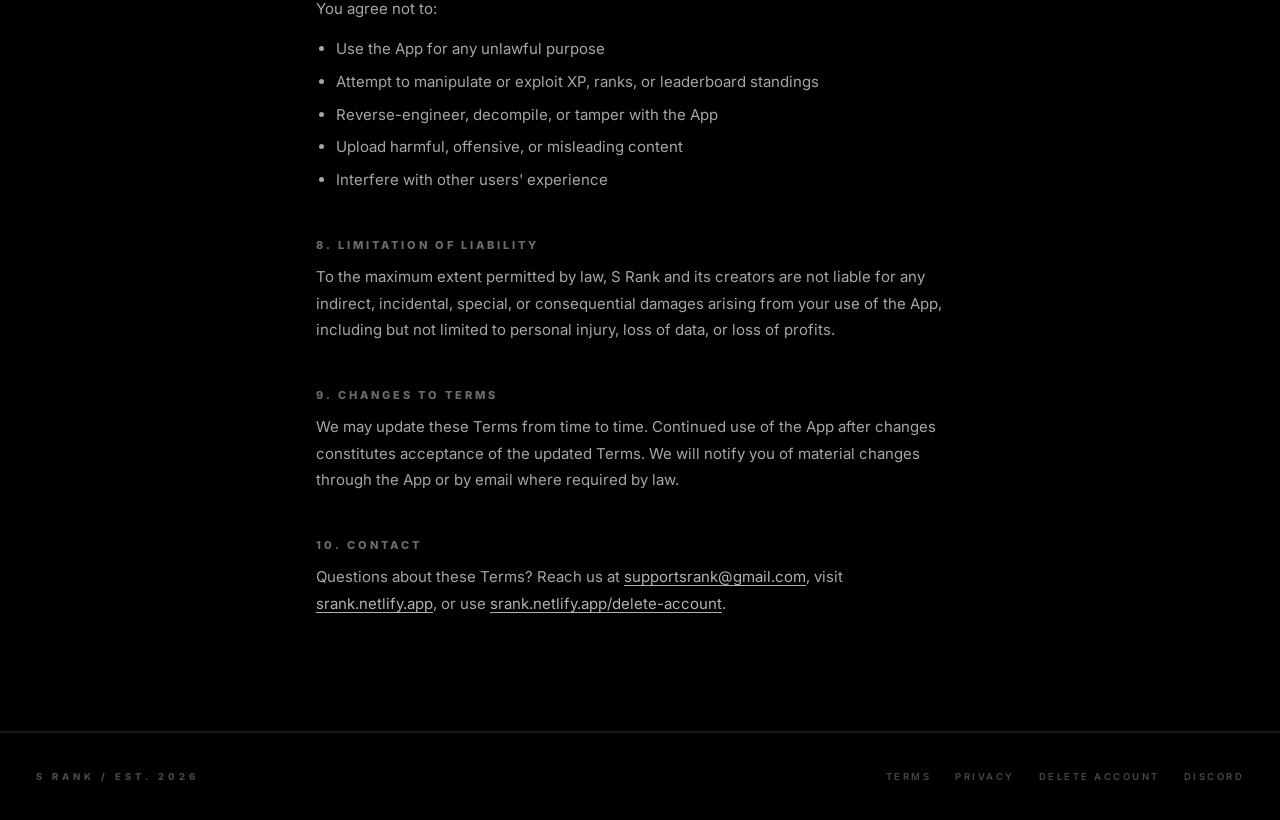
<file: termsofuse.html>
<!DOCTYPE html>
<html lang="en">
<head>
<meta charset="UTF-8"/>
<meta name="viewport" content="width=device-width,initial-scale=1"/>
<title>Terms of Use - S Rank</title>
<link rel="preconnect" href="https://fonts.googleapis.com"/>
<link rel="preconnect" href="https://fonts.gstatic.com" crossorigin/>
<link href="https://fonts.googleapis.com/css2?family=Inter:ital,wght@0,300;0,400;0,500;0,700;0,900;1,300;1,400&display=swap" rel="stylesheet"/>
<style>
*,*::before,*::after{box-sizing:border-box;margin:0;padding:0}
:root{
  --w:#fff;
  --muted:rgba(255,255,255,0.42);
  --border:rgba(255,255,255,0.09);
}
html{scroll-behavior:smooth}
body{
  background:#000;color:var(--w);
  font-family:'Inter',system-ui,sans-serif;
  overflow-x:hidden;
  -webkit-font-smoothing:antialiased;
}
a{color:inherit;text-decoration:none}
nav{
  position:fixed;top:0;left:0;right:0;z-index:300;
  display:flex;align-items:center;justify-content:space-between;
  padding:0 36px;height:54px;
  background:rgba(0,0,0,.88);backdrop-filter:blur(20px);-webkit-backdrop-filter:blur(20px);
  border-bottom:1px solid var(--border);
}
.nav-brand{font-size:10.5px;font-weight:800;letter-spacing:4.5px;text-transform:uppercase}
.nav-back{
  display:flex;align-items:center;gap:6px;
  font-size:10px;font-weight:700;letter-spacing:2px;text-transform:uppercase;
  color:var(--muted);transition:color .2s;
}
.nav-back:hover{color:var(--w)}
.nav-back svg{width:14px;height:14px;stroke:currentColor;fill:none;stroke-width:2;stroke-linecap:round;stroke-linejoin:round}
.legal-wrap{
  max-width:720px;margin:0 auto;
  padding:110px 36px 100px;
}
.legal-eyebrow{
  font-size:9.5px;font-weight:700;letter-spacing:3.5px;
  color:var(--muted);text-transform:uppercase;margin-bottom:20px;
}
.legal-title{
  font-size:clamp(36px,7vw,72px);font-weight:900;line-height:.92;letter-spacing:-2px;
  margin-bottom:16px;
}
.legal-date{
  font-size:12px;font-weight:400;color:rgba(255,255,255,.3);
  margin-bottom:56px;
}
.legal-body h2{
  font-size:11px;font-weight:800;letter-spacing:3px;text-transform:uppercase;
  color:var(--muted);margin-top:44px;margin-bottom:12px;
}
.legal-body p{
  font-size:15px;font-weight:400;color:rgba(255,255,255,.65);
  line-height:1.78;margin-bottom:14px;
}
.legal-body ul{
  padding-left:20px;margin-bottom:14px;
}
.legal-body ul li{
  font-size:15px;font-weight:400;color:rgba(255,255,255,.65);
  line-height:1.78;margin-bottom:6px;
}
.legal-body a{
  color:var(--w);text-decoration:underline;text-underline-offset:3px;
  opacity:.7;transition:opacity .2s;
}
.legal-body a:hover{opacity:1}
hr.rule{border:none;border-top:1px solid var(--border);margin:0}
footer{
  padding:38px 36px;border-top:1px solid var(--border);
  display:flex;justify-content:space-between;align-items:center;
  flex-wrap:wrap;gap:16px;
}
.ft-brand{font-size:9.5px;font-weight:800;letter-spacing:4px;color:rgba(255,255,255,.28);text-transform:uppercase}
.ft-links{display:flex;gap:24px;flex-wrap:wrap}
.ft-links a{
  font-size:9.5px;font-weight:600;letter-spacing:2.5px;
  color:rgba(255,255,255,.28);text-transform:uppercase;
  transition:color .2s;
}
.ft-links a:hover{color:var(--w)}
@media(max-width:720px){
  nav{padding:0 20px}
  .legal-wrap{padding:96px 20px 80px}
  footer{padding:30px 20px}
}
</style>
</head>
<body>

<nav id="nav">
  <div class="nav-brand">S Rank</div>
  <a class="nav-back" href="/">
    <svg viewBox="0 0 24 24"><polyline points="15 18 9 12 15 6"/></svg>
    Back
  </a>
</nav>

<div class="legal-wrap">
  <div class="legal-eyebrow">Legal</div>
  <div class="legal-title">Terms<br>of Use</div>
  <div class="legal-date">Effective Date: April 24, 2026</div>

  <div class="legal-body">
    <h2>1. Agreement</h2>
    <p>By downloading or using S Rank ("the App"), you agree to be bound by these Terms of Use. If you do not agree, do not use the App.</p>

    <h2>2. Eligibility</h2>
    <p>You must be at least 13 years old to use the App. By using S Rank you represent that you meet this requirement. Users under 18 should have parental consent before beginning any fitness program.</p>

    <h2>3. Health Disclaimer</h2>
    <p>S Rank provides general fitness and wellness information for educational and entertainment purposes only. It is not a substitute for professional medical advice, diagnosis, or treatment. Always consult a qualified healthcare professional before starting any exercise program, especially if you have a pre-existing medical condition or injury.</p>
    <p>By using the App you acknowledge that physical exercise carries inherent risks and that you assume full responsibility for your health and safety.</p>

    <h2>4. Account &amp; Data</h2>
    <p>You are responsible for maintaining the confidentiality of your account credentials. You agree not to share your account or use another user's account. We reserve the right to suspend or terminate accounts that violate these Terms.</p>
    <p>Your fitness data, progress, and quest history are stored on our servers to enable cross-device sync. See our <a href="https://srank.netlify.app/privacy">Privacy Policy</a> for details on how we collect and use your data. You can delete your account in the App under Settings &gt; Delete Account or by using our <a href="https://srank.netlify.app/delete-account">Delete Account</a> page.</p>

    <h2>5. Subscriptions &amp; Purchases</h2>
    <p>S Rank offers optional premium subscriptions (monthly, yearly) and a lifetime access option. For the current Android release, purchases are processed through Google Play and managed through RevenueCat. Subscriptions auto-renew unless cancelled at least 24 hours before the current period ends.</p>
    <p>Refunds are handled according to the policies of the applicable store. For questions about your purchase, contact us at <a href="mailto:supportsrank@gmail.com">supportsrank@gmail.com</a>.</p>

    <h2>6. Intellectual Property</h2>
    <p>All content within the App, including the S Rank name, logo, rank system, quest designs, and animations, is the property of S Rank and protected by applicable intellectual property laws. You may not reproduce, distribute, or create derivative works without our prior written consent.</p>

    <h2>7. Prohibited Conduct</h2>
    <p>You agree not to:</p>
    <ul>
      <li>Use the App for any unlawful purpose</li>
      <li>Attempt to manipulate or exploit XP, ranks, or leaderboard standings</li>
      <li>Reverse-engineer, decompile, or tamper with the App</li>
      <li>Upload harmful, offensive, or misleading content</li>
      <li>Interfere with other users' experience</li>
    </ul>

    <h2>8. Limitation of Liability</h2>
    <p>To the maximum extent permitted by law, S Rank and its creators are not liable for any indirect, incidental, special, or consequential damages arising from your use of the App, including but not limited to personal injury, loss of data, or loss of profits.</p>

    <h2>9. Changes to Terms</h2>
    <p>We may update these Terms from time to time. Continued use of the App after changes constitutes acceptance of the updated Terms. We will notify you of material changes through the App or by email where required by law.</p>

    <h2>10. Contact</h2>
    <p>Questions about these Terms? Reach us at <a href="mailto:supportsrank@gmail.com">supportsrank@gmail.com</a>, visit <a href="https://srank.netlify.app">srank.netlify.app</a>, or use <a href="https://srank.netlify.app/delete-account">srank.netlify.app/delete-account</a>.</p>
  </div>
</div>

<hr class="rule"/>

<footer>
  <div class="ft-brand">S Rank / Est. 2026</div>
  <div class="ft-links">
    <a href="https://srank.netlify.app/termsofuse">Terms</a>
    <a href="https://srank.netlify.app/privacy">Privacy</a>
    <a href="https://srank.netlify.app/delete-account">Delete Account</a>
    <a href="https://discord.gg/nFfpwTx9" target="_blank" rel="noopener">Discord</a>
  </div>
</footer>

</body>
</html>
</file>
